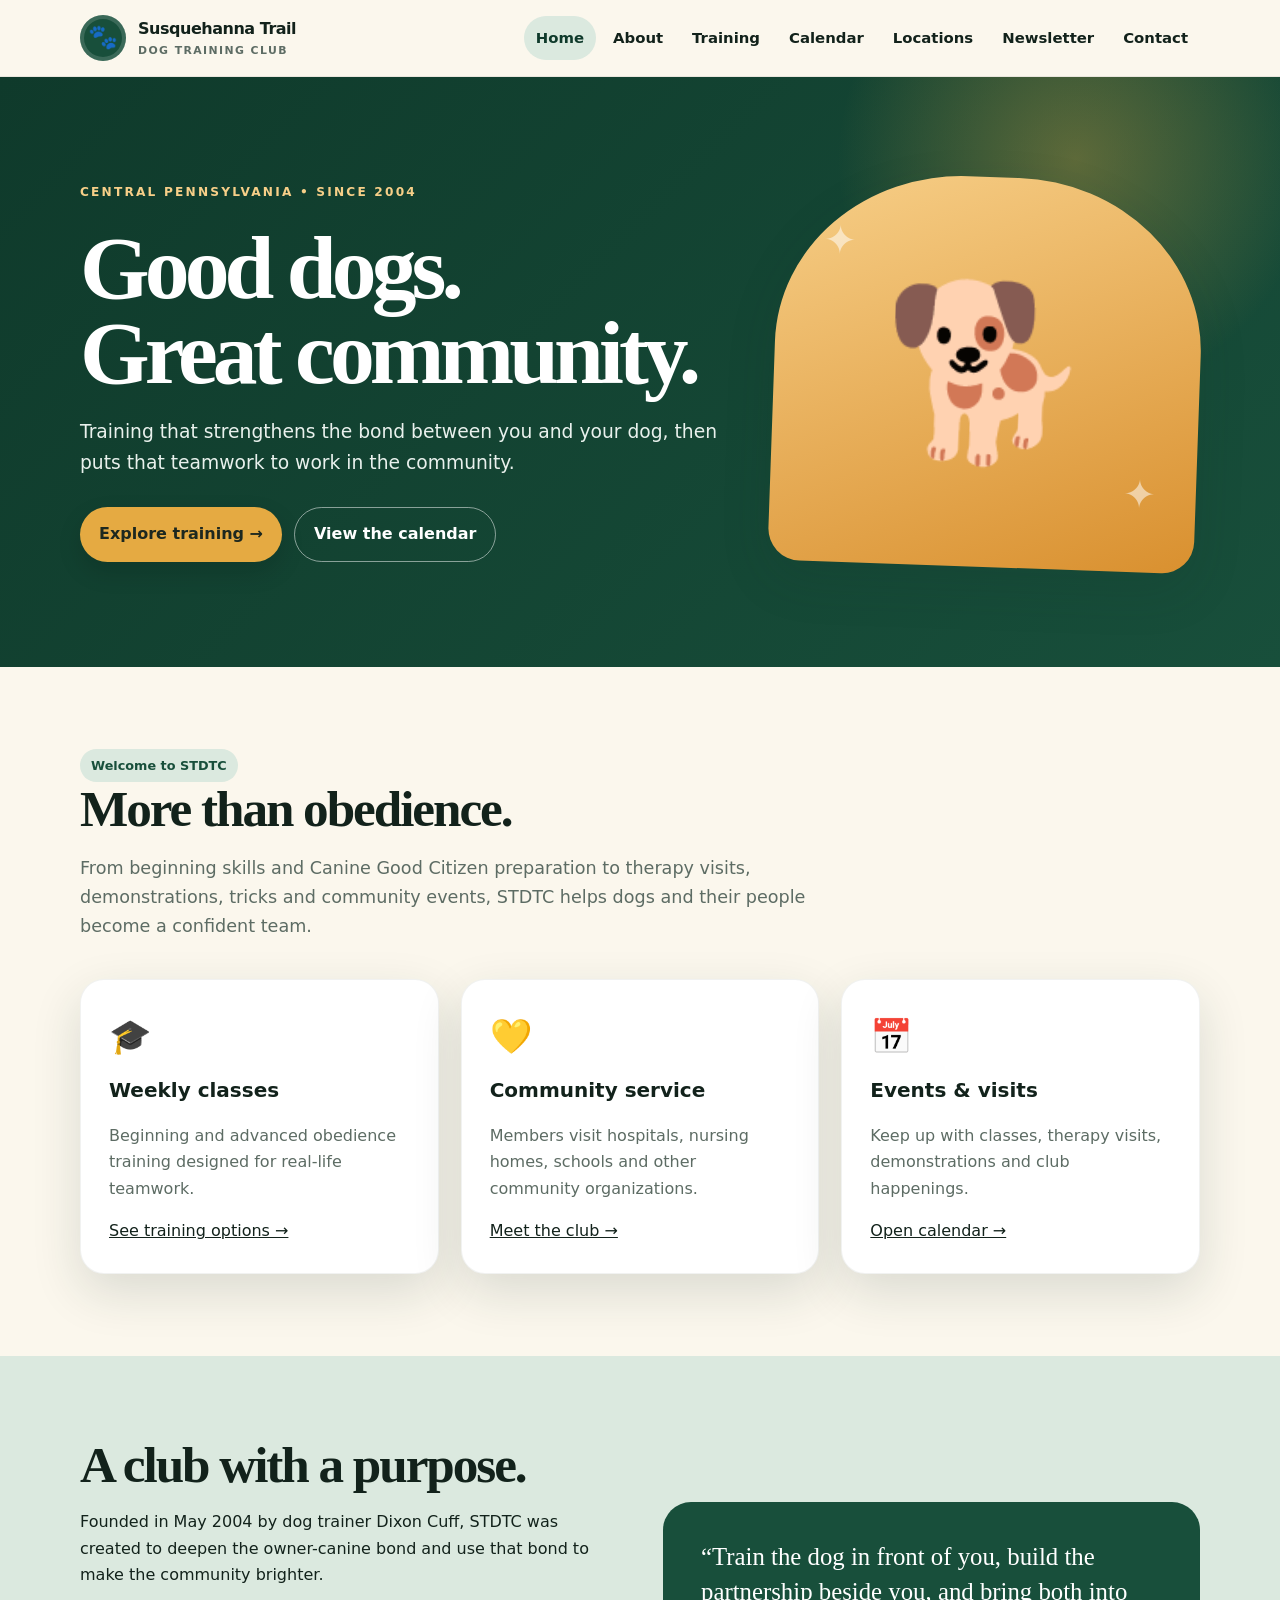
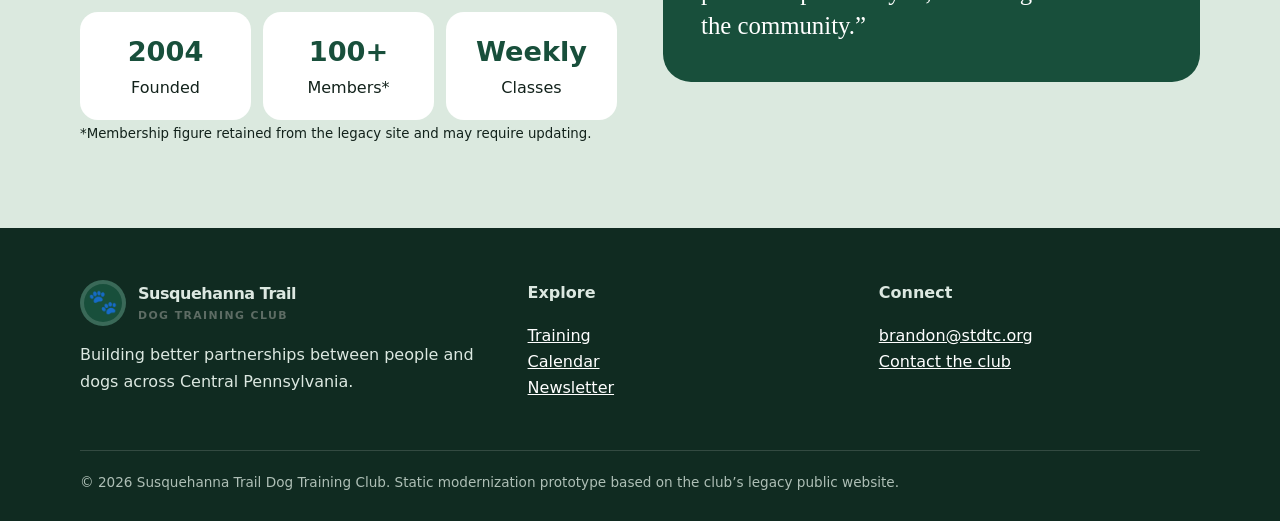
<file: index.html>
<!doctype html><html lang="en"><head><meta charset="utf-8"><meta name="viewport" content="width=device-width,initial-scale=1"><meta name="description" content="Susquehanna Trail Dog Training Club in Central Pennsylvania."><title>Home | STDTC</title><link rel="stylesheet" href="assets/style.css"></head><body><a class="skip" href="#main">Skip to content</a><header class="site-header"><div class="wrap nav"><a class="brand" href="index.html"><span class="mark">🐾</span><span>Susquehanna Trail<small>Dog Training Club</small></span></a><button class="menu" aria-label="Toggle menu" aria-expanded="false">☰</button><nav aria-label="Main navigation"><ul><li><a href="index.html" class="active">Home</a></li><li><a href="about.html" class="">About</a></li><li><a href="training.html" class="">Training</a></li><li><a href="calendar.html" class="">Calendar</a></li><li><a href="locations.html" class="">Locations</a></li><li><a href="newsletter.html" class="">Newsletter</a></li><li><a href="contact.html" class="">Contact</a></li></ul></nav></div></header><main id="main"><section class="hero"><div class="wrap hero-grid"><div><div class="eyebrow">Central Pennsylvania • Since 2004</div><h1>Good dogs.<br>Great community.</h1><p>Training that strengthens the bond between you and your dog, then puts that teamwork to work in the community.</p><div class="actions"><a class="btn" href="training.html">Explore training →</a><a class="btn alt" href="calendar.html">View the calendar</a></div></div><div class="dog-card" aria-label="Playful dog illustration">🐕</div></div></section><section class="section"><div class="wrap"><span class="kicker">Welcome to STDTC</span><h2>More than obedience.</h2><p class="lede">From beginning skills and Canine Good Citizen preparation to therapy visits, demonstrations, tricks and community events, STDTC helps dogs and their people become a confident team.</p><div class="grid3"><article class="card"><div class="icon">🎓</div><h3>Weekly classes</h3><p>Beginning and advanced obedience training designed for real-life teamwork.</p><a href="training.html">See training options →</a></article><article class="card"><div class="icon">💛</div><h3>Community service</h3><p>Members visit hospitals, nursing homes, schools and other community organizations.</p><a href="about.html">Meet the club →</a></article><article class="card"><div class="icon">📅</div><h3>Events & visits</h3><p>Keep up with classes, therapy visits, demonstrations and club happenings.</p><a href="calendar.html">Open calendar →</a></article></div></div></section><section class="section band"><div class="wrap split"><div><h2>A club with a purpose.</h2><p>Founded in May 2004 by dog trainer Dixon Cuff, STDTC was created to deepen the owner-canine bond and use that bond to make the community brighter.</p><div class="stats"><div class="stat"><b>2004</b>Founded</div><div class="stat"><b>100+</b>Members*</div><div class="stat"><b>Weekly</b>Classes</div></div><small>*Membership figure retained from the legacy site and may require updating.</small></div><div class="quote">“Train the dog in front of you, build the partnership beside you, and bring both into the community.”</div></div></section></main><footer class="footer"><div class="wrap"><div class="footer-grid"><div><div class="brand"><span class="mark">🐾</span><span>Susquehanna Trail<small>Dog Training Club</small></span></div><p>Building better partnerships between people and dogs across Central Pennsylvania.</p></div><div><strong>Explore</strong><p><a href="training.html">Training</a><br><a href="calendar.html">Calendar</a><br><a href="newsletter.html">Newsletter</a></p></div><div><strong>Connect</strong><p><a href="mailto:brandon@stdtc.org">brandon@stdtc.org</a><br><a href="contact.html">Contact the club</a></p></div></div><div class="fine">© <span data-year></span> Susquehanna Trail Dog Training Club. Static modernization prototype based on the club’s legacy public website.</div></div></footer><script src="assets/site.js"></script></body></html>
</file>
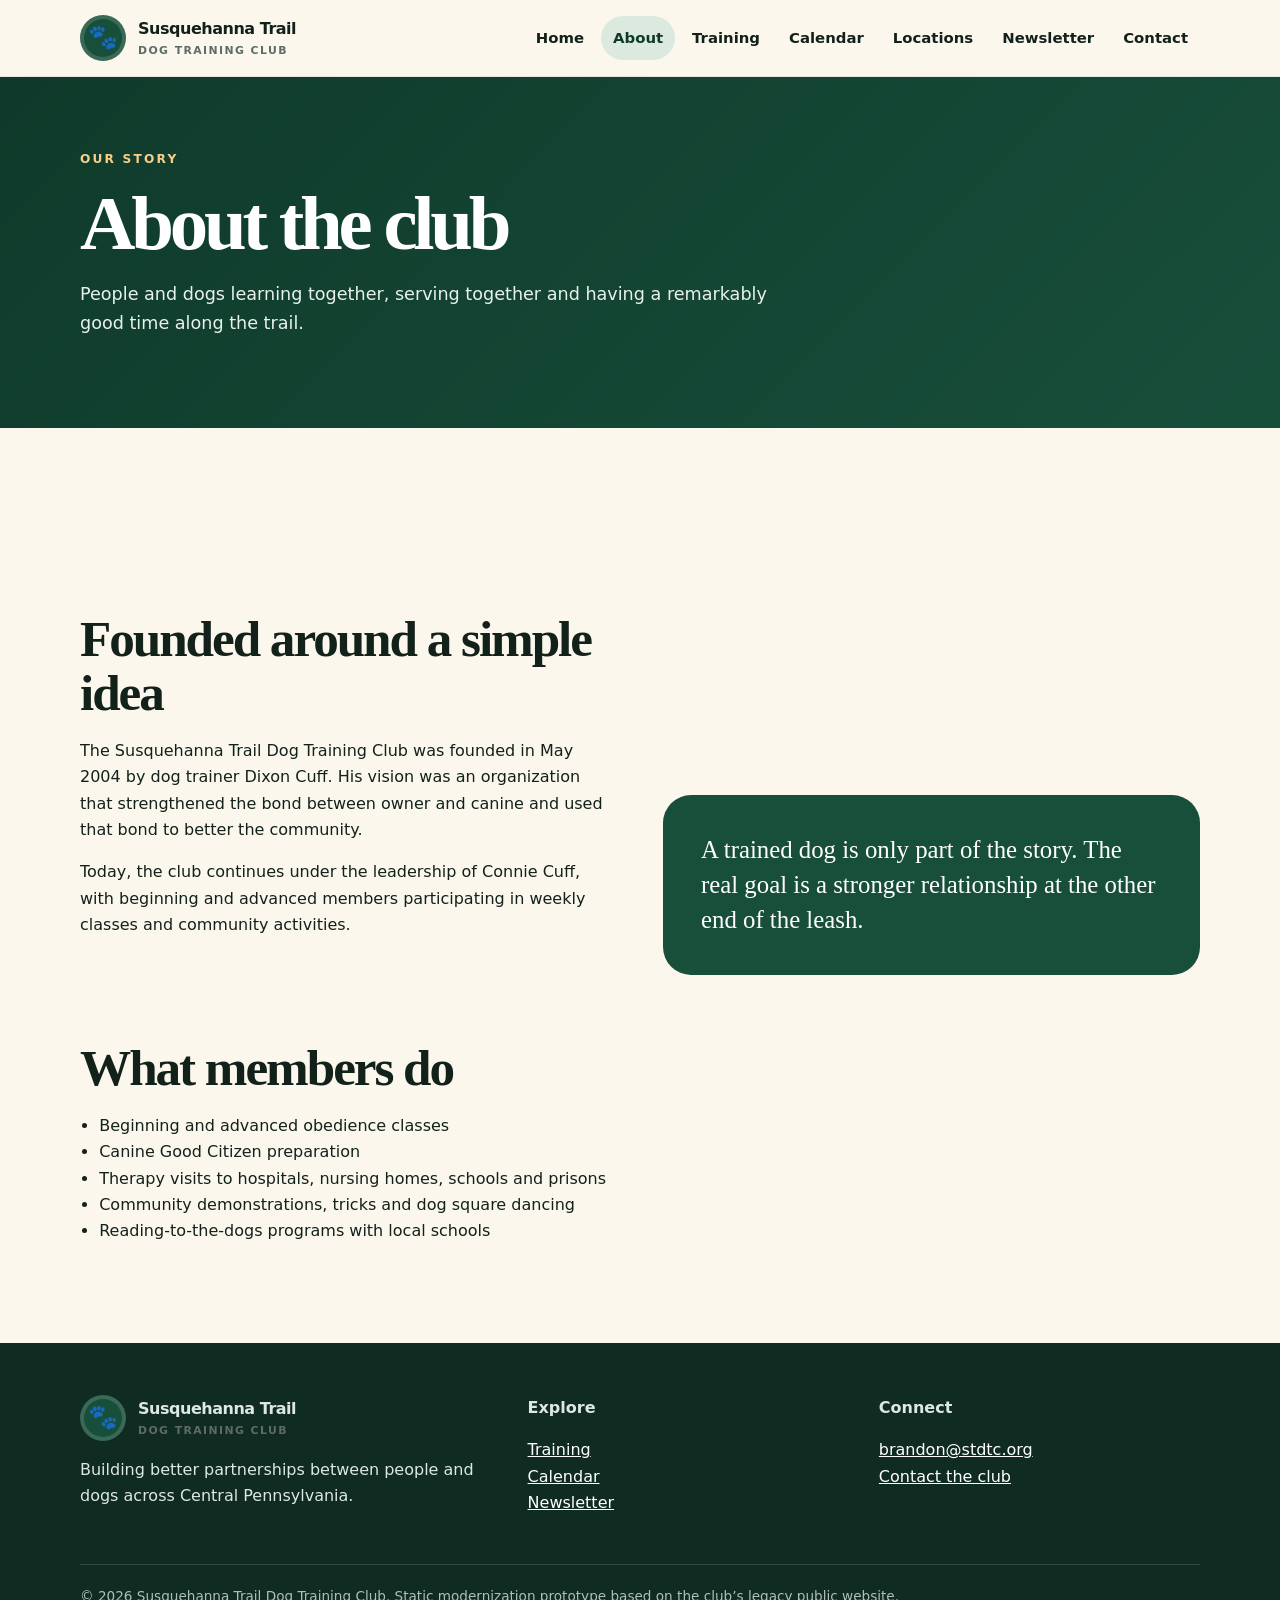
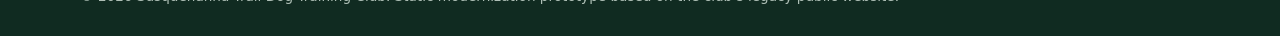
<file: about.html>
<!doctype html><html lang="en"><head><meta charset="utf-8"><meta name="viewport" content="width=device-width,initial-scale=1"><meta name="description" content="Susquehanna Trail Dog Training Club in Central Pennsylvania."><title>About | STDTC</title><link rel="stylesheet" href="assets/style.css"></head><body><a class="skip" href="#main">Skip to content</a><header class="site-header"><div class="wrap nav"><a class="brand" href="index.html"><span class="mark">🐾</span><span>Susquehanna Trail<small>Dog Training Club</small></span></a><button class="menu" aria-label="Toggle menu" aria-expanded="false">☰</button><nav aria-label="Main navigation"><ul><li><a href="index.html" class="">Home</a></li><li><a href="about.html" class="active">About</a></li><li><a href="training.html" class="">Training</a></li><li><a href="calendar.html" class="">Calendar</a></li><li><a href="locations.html" class="">Locations</a></li><li><a href="newsletter.html" class="">Newsletter</a></li><li><a href="contact.html" class="">Contact</a></li></ul></nav></div></header><main id="main"><section class="page-hero"><div class="wrap"><div class="eyebrow">Our story</div><h1>About the club</h1><p class="lede" style="color:#e9f1ed">People and dogs learning together, serving together and having a remarkably good time along the trail.</p></div></section><section class="section"><div class="wrap split"><div class="prose"><h2>Founded around a simple idea</h2><p>The Susquehanna Trail Dog Training Club was founded in May 2004 by dog trainer Dixon Cuff. His vision was an organization that strengthened the bond between owner and canine and used that bond to better the community.</p><p>Today, the club continues under the leadership of Connie Cuff, with beginning and advanced members participating in weekly classes and community activities.</p><h2>What members do</h2><ul class="list"><li>Beginning and advanced obedience classes</li><li>Canine Good Citizen preparation</li><li>Therapy visits to hospitals, nursing homes, schools and prisons</li><li>Community demonstrations, tricks and dog square dancing</li><li>Reading-to-the-dogs programs with local schools</li></ul></div><div class="quote">A trained dog is only part of the story. The real goal is a stronger relationship at the other end of the leash.</div></div></section></main><footer class="footer"><div class="wrap"><div class="footer-grid"><div><div class="brand"><span class="mark">🐾</span><span>Susquehanna Trail<small>Dog Training Club</small></span></div><p>Building better partnerships between people and dogs across Central Pennsylvania.</p></div><div><strong>Explore</strong><p><a href="training.html">Training</a><br><a href="calendar.html">Calendar</a><br><a href="newsletter.html">Newsletter</a></p></div><div><strong>Connect</strong><p><a href="mailto:brandon@stdtc.org">brandon@stdtc.org</a><br><a href="contact.html">Contact the club</a></p></div></div><div class="fine">© <span data-year></span> Susquehanna Trail Dog Training Club. Static modernization prototype based on the club’s legacy public website.</div></div></footer><script src="assets/site.js"></script></body></html>
</file>
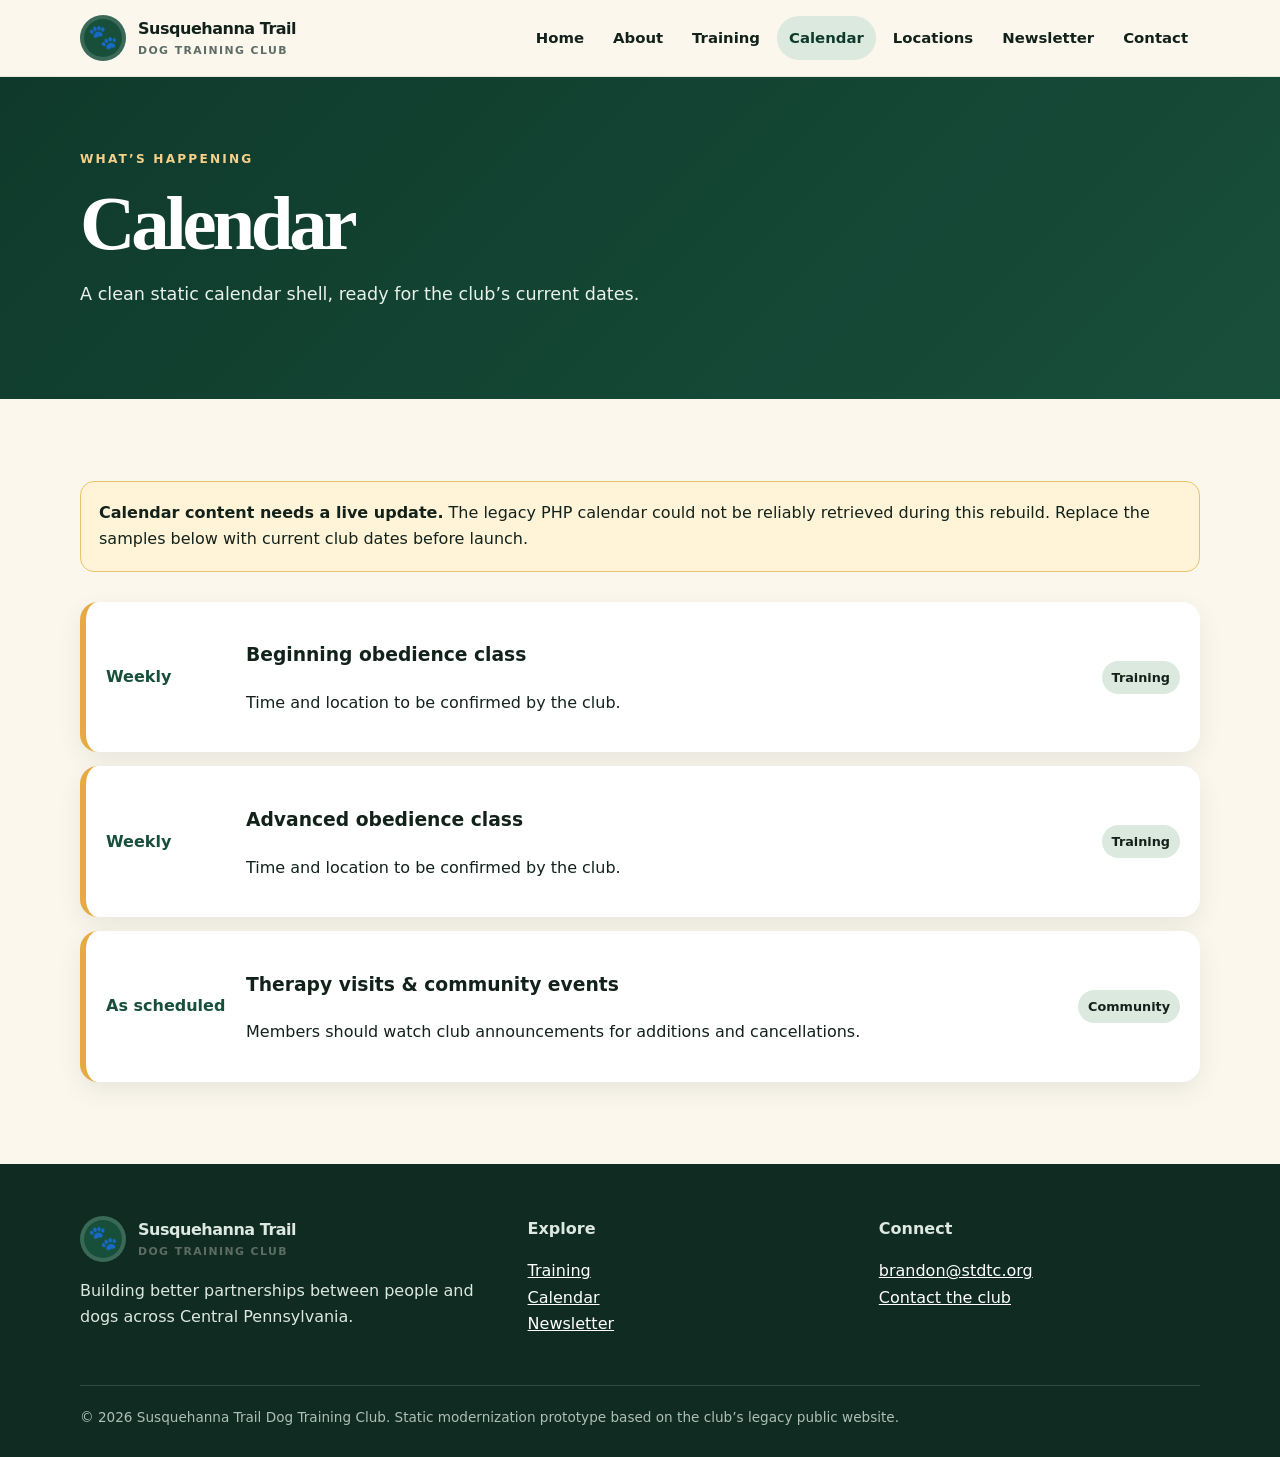
<file: calendar.html>
<!doctype html><html lang="en"><head><meta charset="utf-8"><meta name="viewport" content="width=device-width,initial-scale=1"><meta name="description" content="Susquehanna Trail Dog Training Club in Central Pennsylvania."><title>Calendar | STDTC</title><link rel="stylesheet" href="assets/style.css"></head><body><a class="skip" href="#main">Skip to content</a><header class="site-header"><div class="wrap nav"><a class="brand" href="index.html"><span class="mark">🐾</span><span>Susquehanna Trail<small>Dog Training Club</small></span></a><button class="menu" aria-label="Toggle menu" aria-expanded="false">☰</button><nav aria-label="Main navigation"><ul><li><a href="index.html" class="">Home</a></li><li><a href="about.html" class="">About</a></li><li><a href="training.html" class="">Training</a></li><li><a href="calendar.html" class="active">Calendar</a></li><li><a href="locations.html" class="">Locations</a></li><li><a href="newsletter.html" class="">Newsletter</a></li><li><a href="contact.html" class="">Contact</a></li></ul></nav></div></header><main id="main"><section class="page-hero"><div class="wrap"><div class="eyebrow">What’s happening</div><h1>Calendar</h1><p class="lede" style="color:#e9f1ed">A clean static calendar shell, ready for the club’s current dates.</p></div></section><section class="section"><div class="wrap"><div class="notice"><strong>Calendar content needs a live update.</strong> The legacy PHP calendar could not be reliably retrieved during this rebuild. Replace the samples below with current club dates before launch.</div><div class="schedule"><article class="event"><time>Weekly</time><div><h3>Beginning obedience class</h3><p>Time and location to be confirmed by the club.</p></div><span class="pill">Training</span></article><article class="event"><time>Weekly</time><div><h3>Advanced obedience class</h3><p>Time and location to be confirmed by the club.</p></div><span class="pill">Training</span></article><article class="event"><time>As scheduled</time><div><h3>Therapy visits & community events</h3><p>Members should watch club announcements for additions and cancellations.</p></div><span class="pill">Community</span></article></div></div></section></main><footer class="footer"><div class="wrap"><div class="footer-grid"><div><div class="brand"><span class="mark">🐾</span><span>Susquehanna Trail<small>Dog Training Club</small></span></div><p>Building better partnerships between people and dogs across Central Pennsylvania.</p></div><div><strong>Explore</strong><p><a href="training.html">Training</a><br><a href="calendar.html">Calendar</a><br><a href="newsletter.html">Newsletter</a></p></div><div><strong>Connect</strong><p><a href="mailto:brandon@stdtc.org">brandon@stdtc.org</a><br><a href="contact.html">Contact the club</a></p></div></div><div class="fine">© <span data-year></span> Susquehanna Trail Dog Training Club. Static modernization prototype based on the club’s legacy public website.</div></div></footer><script src="assets/site.js"></script></body></html>
</file>
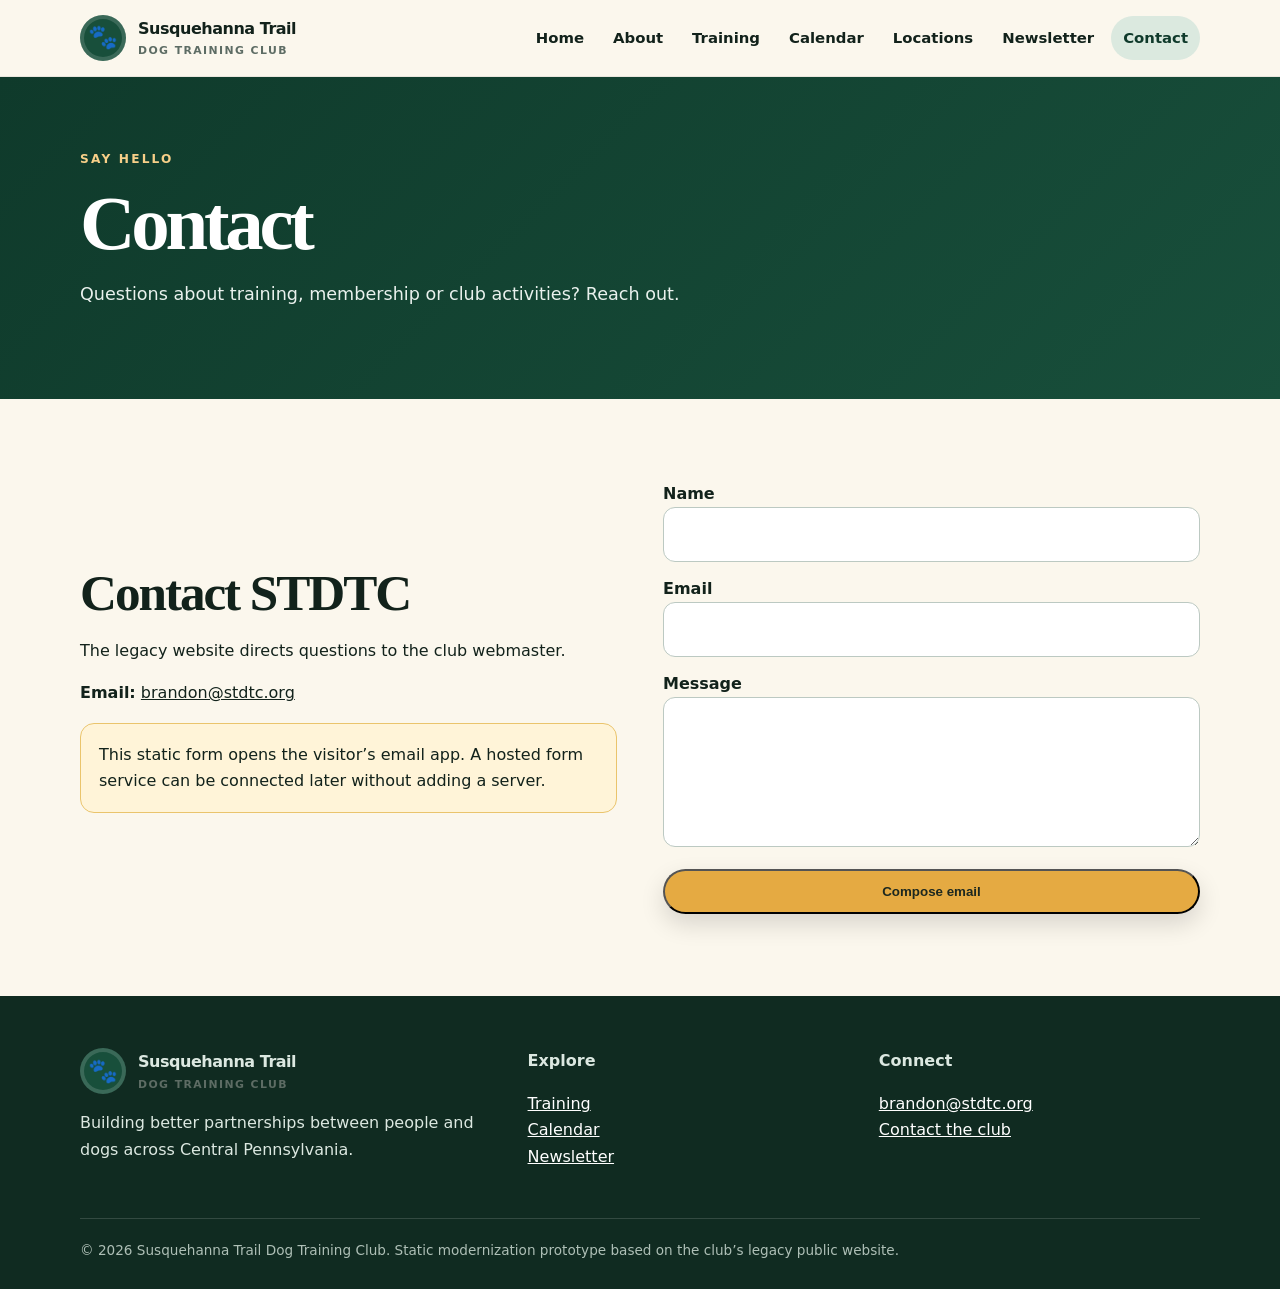
<file: contact.html>
<!doctype html><html lang="en"><head><meta charset="utf-8"><meta name="viewport" content="width=device-width,initial-scale=1"><meta name="description" content="Susquehanna Trail Dog Training Club in Central Pennsylvania."><title>Contact | STDTC</title><link rel="stylesheet" href="assets/style.css"></head><body><a class="skip" href="#main">Skip to content</a><header class="site-header"><div class="wrap nav"><a class="brand" href="index.html"><span class="mark">🐾</span><span>Susquehanna Trail<small>Dog Training Club</small></span></a><button class="menu" aria-label="Toggle menu" aria-expanded="false">☰</button><nav aria-label="Main navigation"><ul><li><a href="index.html" class="">Home</a></li><li><a href="about.html" class="">About</a></li><li><a href="training.html" class="">Training</a></li><li><a href="calendar.html" class="">Calendar</a></li><li><a href="locations.html" class="">Locations</a></li><li><a href="newsletter.html" class="">Newsletter</a></li><li><a href="contact.html" class="active">Contact</a></li></ul></nav></div></header><main id="main"><section class="page-hero"><div class="wrap"><div class="eyebrow">Say hello</div><h1>Contact</h1><p class="lede" style="color:#e9f1ed">Questions about training, membership or club activities? Reach out.</p></div></section><section class="section"><div class="wrap split"><div><h2>Contact STDTC</h2><p>The legacy website directs questions to the club webmaster.</p><p><strong>Email:</strong> <a href="mailto:brandon@stdtc.org">brandon@stdtc.org</a></p><p class="notice">This static form opens the visitor’s email app. A hosted form service can be connected later without adding a server.</p></div><form class="form" action="mailto:brandon@stdtc.org" method="post" enctype="text/plain"><label>Name<input name="name" required></label><label>Email<input type="email" name="email" required></label><label>Message<textarea name="message" required></textarea></label><button class="btn" type="submit">Compose email</button></form></div></section></main><footer class="footer"><div class="wrap"><div class="footer-grid"><div><div class="brand"><span class="mark">🐾</span><span>Susquehanna Trail<small>Dog Training Club</small></span></div><p>Building better partnerships between people and dogs across Central Pennsylvania.</p></div><div><strong>Explore</strong><p><a href="training.html">Training</a><br><a href="calendar.html">Calendar</a><br><a href="newsletter.html">Newsletter</a></p></div><div><strong>Connect</strong><p><a href="mailto:brandon@stdtc.org">brandon@stdtc.org</a><br><a href="contact.html">Contact the club</a></p></div></div><div class="fine">© <span data-year></span> Susquehanna Trail Dog Training Club. Static modernization prototype based on the club’s legacy public website.</div></div></footer><script src="assets/site.js"></script></body></html>
</file>
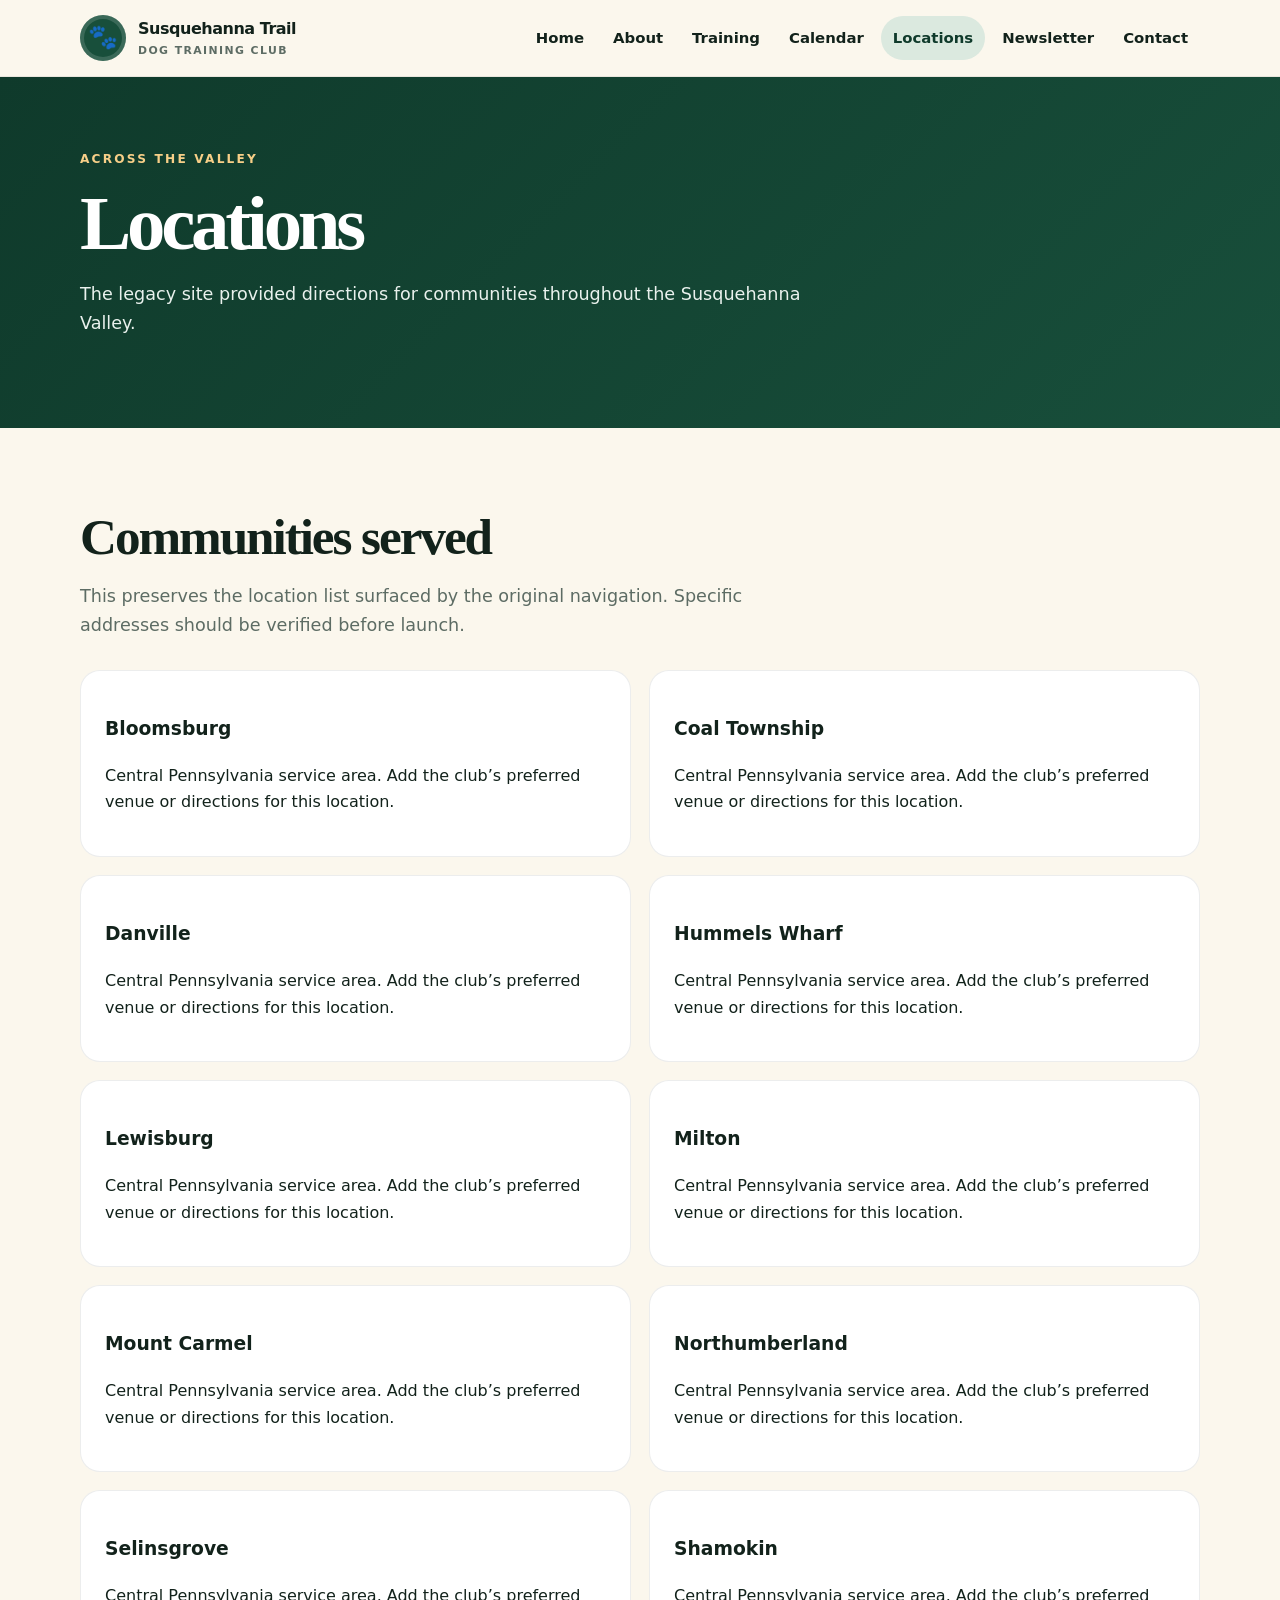
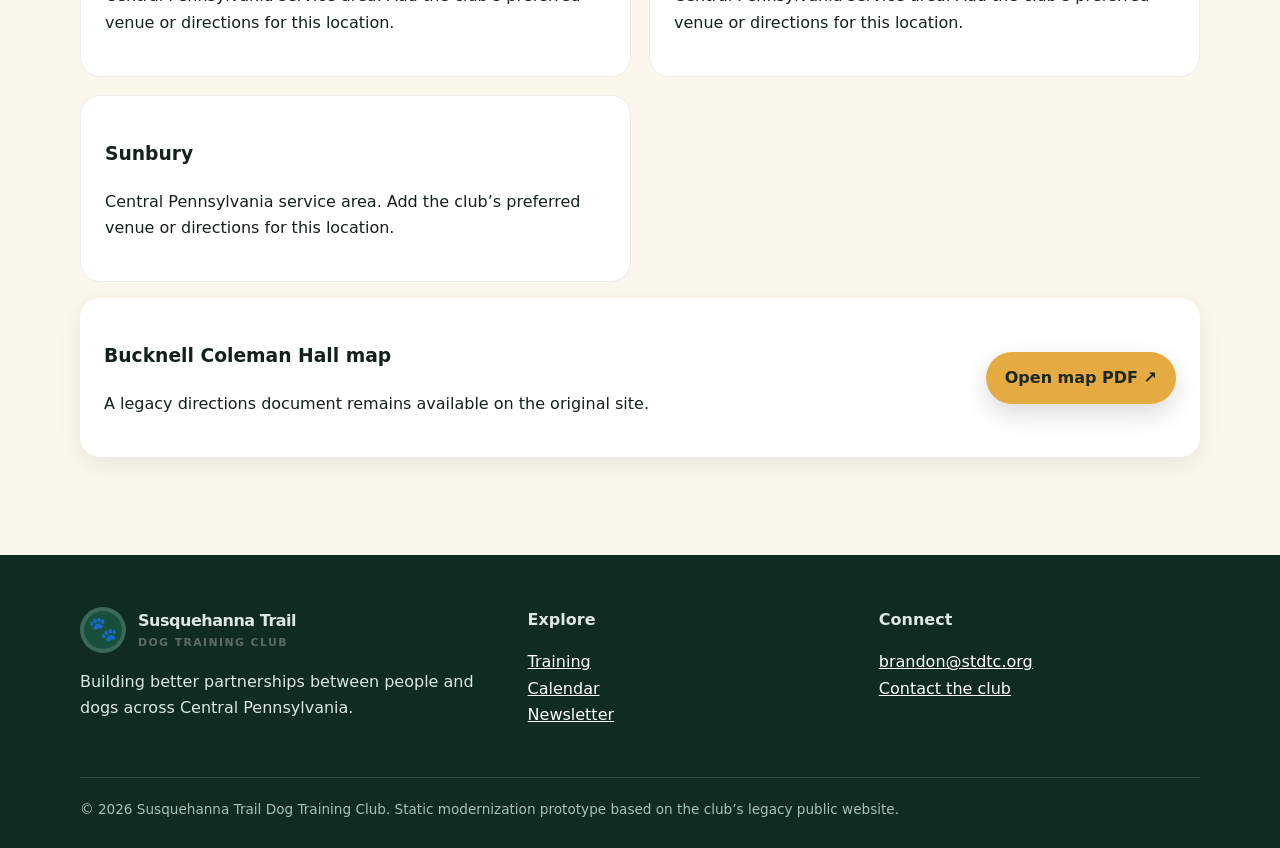
<file: locations.html>
<!doctype html><html lang="en"><head><meta charset="utf-8"><meta name="viewport" content="width=device-width,initial-scale=1"><meta name="description" content="Susquehanna Trail Dog Training Club in Central Pennsylvania."><title>Locations | STDTC</title><link rel="stylesheet" href="assets/style.css"></head><body><a class="skip" href="#main">Skip to content</a><header class="site-header"><div class="wrap nav"><a class="brand" href="index.html"><span class="mark">🐾</span><span>Susquehanna Trail<small>Dog Training Club</small></span></a><button class="menu" aria-label="Toggle menu" aria-expanded="false">☰</button><nav aria-label="Main navigation"><ul><li><a href="index.html" class="">Home</a></li><li><a href="about.html" class="">About</a></li><li><a href="training.html" class="">Training</a></li><li><a href="calendar.html" class="">Calendar</a></li><li><a href="locations.html" class="active">Locations</a></li><li><a href="newsletter.html" class="">Newsletter</a></li><li><a href="contact.html" class="">Contact</a></li></ul></nav></div></header><main id="main"><section class="page-hero"><div class="wrap"><div class="eyebrow">Across the valley</div><h1>Locations</h1><p class="lede" style="color:#e9f1ed">The legacy site provided directions for communities throughout the Susquehanna Valley.</p></div></section><section class="section"><div class="wrap"><h2>Communities served</h2><p class="lede">This preserves the location list surfaced by the original navigation. Specific addresses should be verified before launch.</p><div class="locations"><article class="location"><h3>Bloomsburg</h3><p>Central Pennsylvania service area. Add the club’s preferred venue or directions for this location.</p></article><article class="location"><h3>Coal Township</h3><p>Central Pennsylvania service area. Add the club’s preferred venue or directions for this location.</p></article><article class="location"><h3>Danville</h3><p>Central Pennsylvania service area. Add the club’s preferred venue or directions for this location.</p></article><article class="location"><h3>Hummels Wharf</h3><p>Central Pennsylvania service area. Add the club’s preferred venue or directions for this location.</p></article><article class="location"><h3>Lewisburg</h3><p>Central Pennsylvania service area. Add the club’s preferred venue or directions for this location.</p></article><article class="location"><h3>Milton</h3><p>Central Pennsylvania service area. Add the club’s preferred venue or directions for this location.</p></article><article class="location"><h3>Mount Carmel</h3><p>Central Pennsylvania service area. Add the club’s preferred venue or directions for this location.</p></article><article class="location"><h3>Northumberland</h3><p>Central Pennsylvania service area. Add the club’s preferred venue or directions for this location.</p></article><article class="location"><h3>Selinsgrove</h3><p>Central Pennsylvania service area. Add the club’s preferred venue or directions for this location.</p></article><article class="location"><h3>Shamokin</h3><p>Central Pennsylvania service area. Add the club’s preferred venue or directions for this location.</p></article><article class="location"><h3>Sunbury</h3><p>Central Pennsylvania service area. Add the club’s preferred venue or directions for this location.</p></article></div><div class="download"><div><h3>Bucknell Coleman Hall map</h3><p>A legacy directions document remains available on the original site.</p></div><a class="btn" href="https://stdtc.org/stdtc/directions/maps/bucknell_coleman_hall.pdf">Open map PDF ↗</a></div></div></section></main><footer class="footer"><div class="wrap"><div class="footer-grid"><div><div class="brand"><span class="mark">🐾</span><span>Susquehanna Trail<small>Dog Training Club</small></span></div><p>Building better partnerships between people and dogs across Central Pennsylvania.</p></div><div><strong>Explore</strong><p><a href="training.html">Training</a><br><a href="calendar.html">Calendar</a><br><a href="newsletter.html">Newsletter</a></p></div><div><strong>Connect</strong><p><a href="mailto:brandon@stdtc.org">brandon@stdtc.org</a><br><a href="contact.html">Contact the club</a></p></div></div><div class="fine">© <span data-year></span> Susquehanna Trail Dog Training Club. Static modernization prototype based on the club’s legacy public website.</div></div></footer><script src="assets/site.js"></script></body></html>
</file>
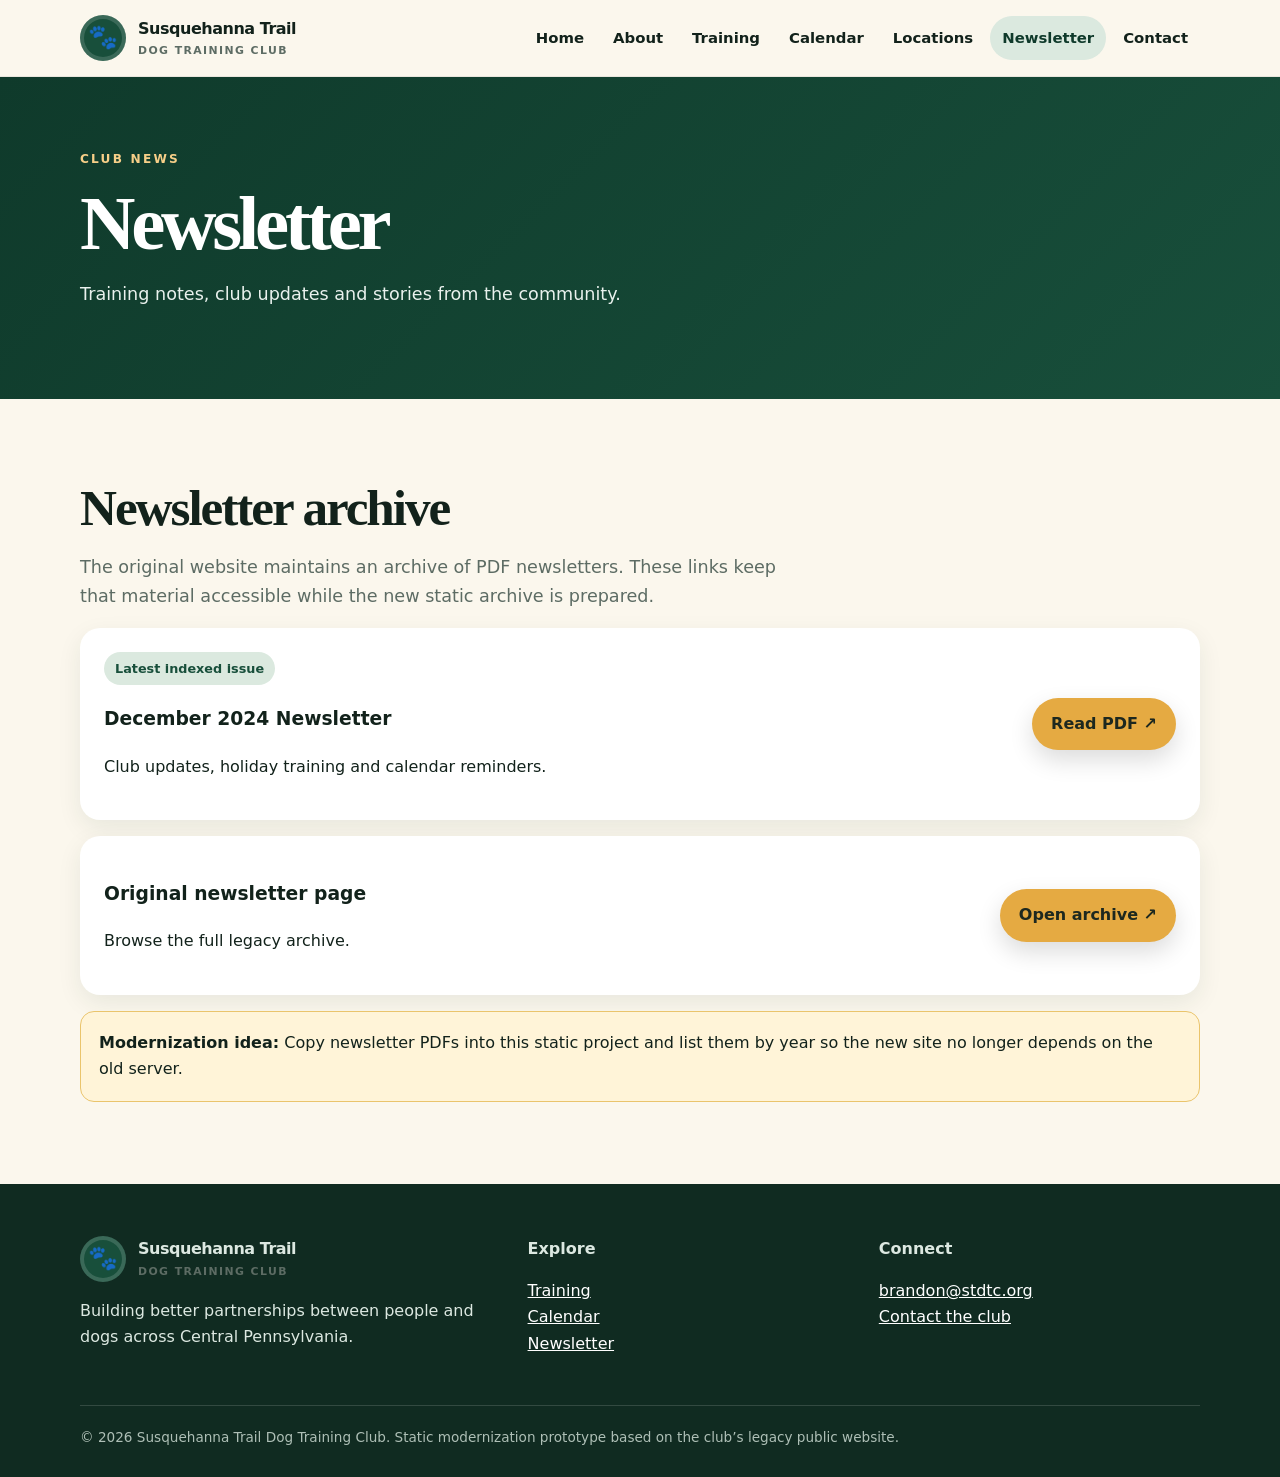
<file: newsletter.html>
<!doctype html><html lang="en"><head><meta charset="utf-8"><meta name="viewport" content="width=device-width,initial-scale=1"><meta name="description" content="Susquehanna Trail Dog Training Club in Central Pennsylvania."><title>Newsletter | STDTC</title><link rel="stylesheet" href="assets/style.css"></head><body><a class="skip" href="#main">Skip to content</a><header class="site-header"><div class="wrap nav"><a class="brand" href="index.html"><span class="mark">🐾</span><span>Susquehanna Trail<small>Dog Training Club</small></span></a><button class="menu" aria-label="Toggle menu" aria-expanded="false">☰</button><nav aria-label="Main navigation"><ul><li><a href="index.html" class="">Home</a></li><li><a href="about.html" class="">About</a></li><li><a href="training.html" class="">Training</a></li><li><a href="calendar.html" class="">Calendar</a></li><li><a href="locations.html" class="">Locations</a></li><li><a href="newsletter.html" class="active">Newsletter</a></li><li><a href="contact.html" class="">Contact</a></li></ul></nav></div></header><main id="main"><section class="page-hero"><div class="wrap"><div class="eyebrow">Club news</div><h1>Newsletter</h1><p class="lede" style="color:#e9f1ed">Training notes, club updates and stories from the community.</p></div></section><section class="section"><div class="wrap"><h2>Newsletter archive</h2><p class="lede">The original website maintains an archive of PDF newsletters. These links keep that material accessible while the new static archive is prepared.</p><div class="download"><div><span class="kicker">Latest indexed issue</span><h3>December 2024 Newsletter</h3><p>Club updates, holiday training and calendar reminders.</p></div><a class="btn" href="https://stdtc.org/stdtc/newsletter/newsletterarchive/STDTC%20December%202024%20Online%20Edition.pdf">Read PDF ↗</a></div><div class="download"><div><h3>Original newsletter page</h3><p>Browse the full legacy archive.</p></div><a class="btn" href="https://stdtc.org/stdtc/newsletter/newsletter.php">Open archive ↗</a></div><div class="notice"><strong>Modernization idea:</strong> Copy newsletter PDFs into this static project and list them by year so the new site no longer depends on the old server.</div></div></section></main><footer class="footer"><div class="wrap"><div class="footer-grid"><div><div class="brand"><span class="mark">🐾</span><span>Susquehanna Trail<small>Dog Training Club</small></span></div><p>Building better partnerships between people and dogs across Central Pennsylvania.</p></div><div><strong>Explore</strong><p><a href="training.html">Training</a><br><a href="calendar.html">Calendar</a><br><a href="newsletter.html">Newsletter</a></p></div><div><strong>Connect</strong><p><a href="mailto:brandon@stdtc.org">brandon@stdtc.org</a><br><a href="contact.html">Contact the club</a></p></div></div><div class="fine">© <span data-year></span> Susquehanna Trail Dog Training Club. Static modernization prototype based on the club’s legacy public website.</div></div></footer><script src="assets/site.js"></script></body></html>
</file>
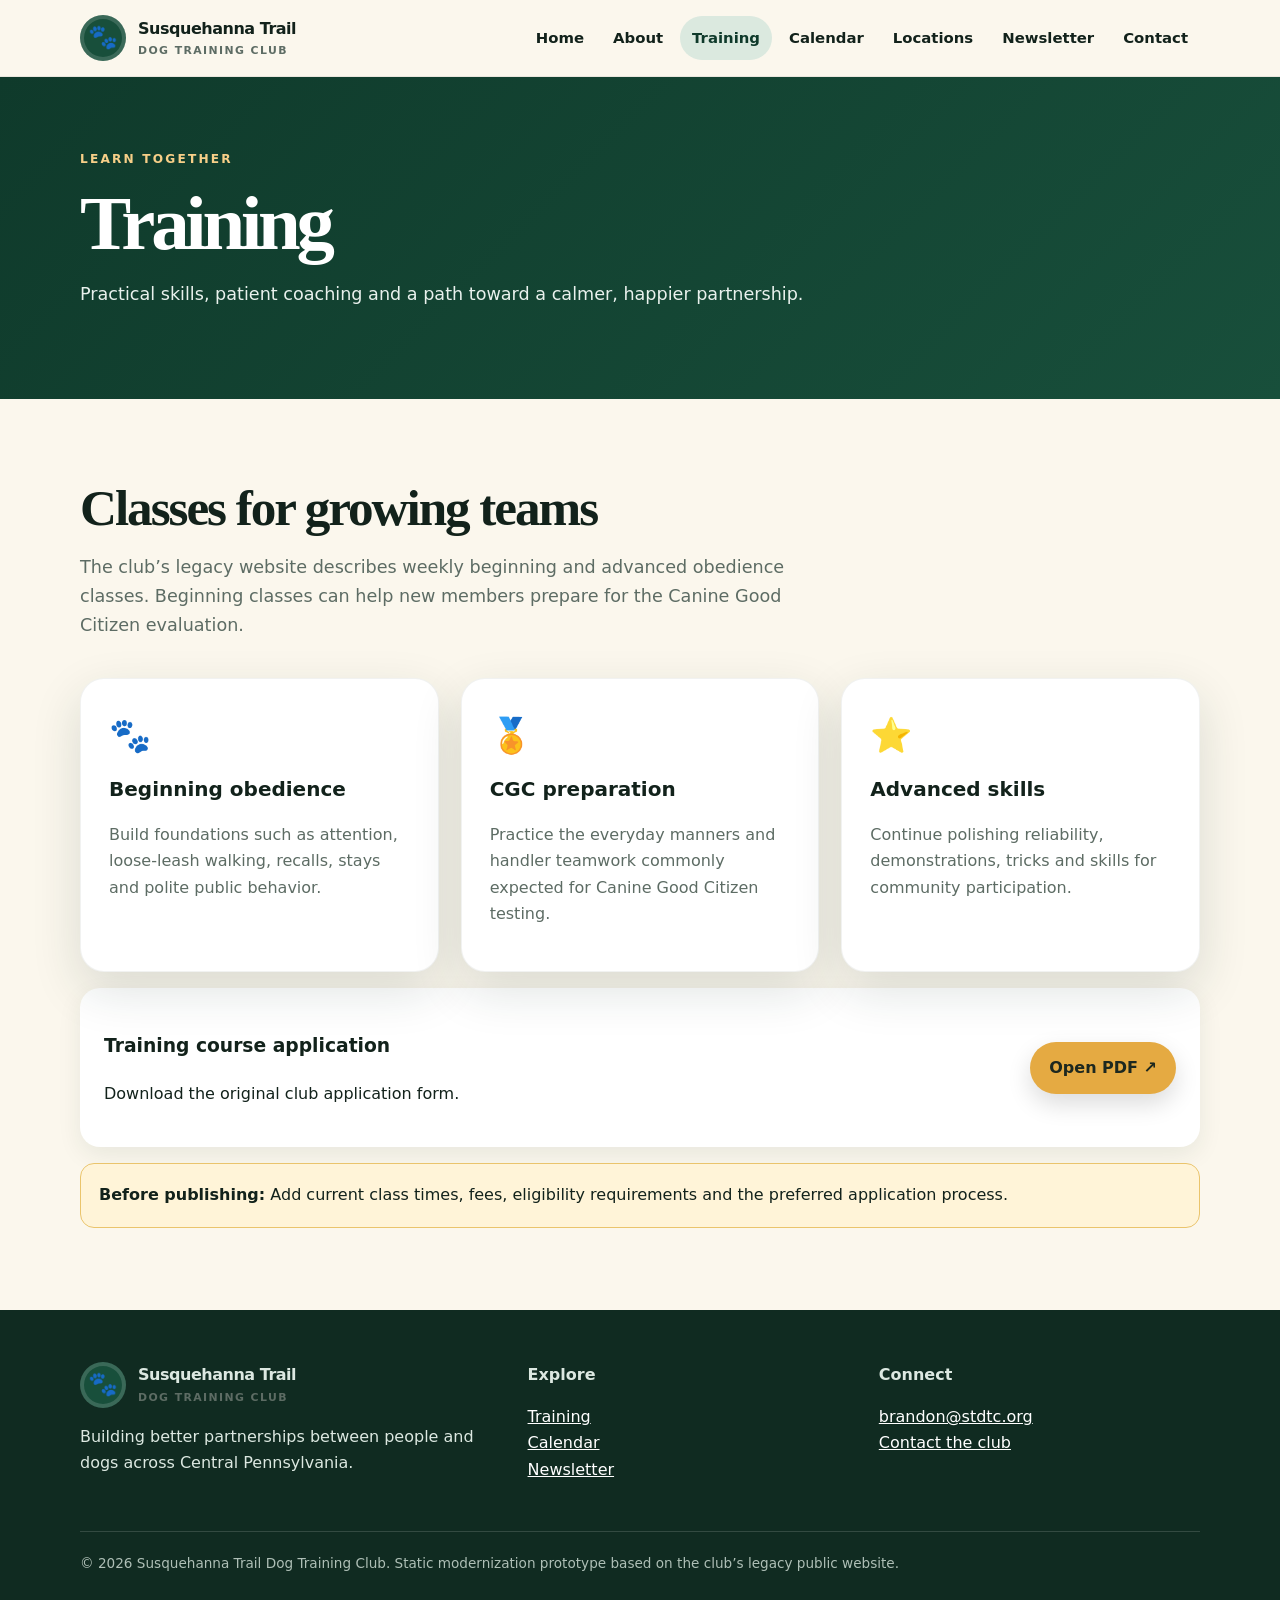
<file: training.html>
<!doctype html><html lang="en"><head><meta charset="utf-8"><meta name="viewport" content="width=device-width,initial-scale=1"><meta name="description" content="Susquehanna Trail Dog Training Club in Central Pennsylvania."><title>Training | STDTC</title><link rel="stylesheet" href="assets/style.css"></head><body><a class="skip" href="#main">Skip to content</a><header class="site-header"><div class="wrap nav"><a class="brand" href="index.html"><span class="mark">🐾</span><span>Susquehanna Trail<small>Dog Training Club</small></span></a><button class="menu" aria-label="Toggle menu" aria-expanded="false">☰</button><nav aria-label="Main navigation"><ul><li><a href="index.html" class="">Home</a></li><li><a href="about.html" class="">About</a></li><li><a href="training.html" class="active">Training</a></li><li><a href="calendar.html" class="">Calendar</a></li><li><a href="locations.html" class="">Locations</a></li><li><a href="newsletter.html" class="">Newsletter</a></li><li><a href="contact.html" class="">Contact</a></li></ul></nav></div></header><main id="main"><section class="page-hero"><div class="wrap"><div class="eyebrow">Learn together</div><h1>Training</h1><p class="lede" style="color:#e9f1ed">Practical skills, patient coaching and a path toward a calmer, happier partnership.</p></div></section><section class="section"><div class="wrap"><h2>Classes for growing teams</h2><p class="lede">The club’s legacy website describes weekly beginning and advanced obedience classes. Beginning classes can help new members prepare for the Canine Good Citizen evaluation.</p><div class="grid3"><article class="card"><div class="icon">🐾</div><h3>Beginning obedience</h3><p>Build foundations such as attention, loose-leash walking, recalls, stays and polite public behavior.</p></article><article class="card"><div class="icon">🏅</div><h3>CGC preparation</h3><p>Practice the everyday manners and handler teamwork commonly expected for Canine Good Citizen testing.</p></article><article class="card"><div class="icon">⭐</div><h3>Advanced skills</h3><p>Continue polishing reliability, demonstrations, tricks and skills for community participation.</p></article></div><div class="download"><div><h3>Training course application</h3><p>Download the original club application form.</p></div><a class="btn" href="https://stdtc.org/stdtc/aboutus/STDTCApplicationForTraining.pdf">Open PDF ↗</a></div><div class="notice"><strong>Before publishing:</strong> Add current class times, fees, eligibility requirements and the preferred application process.</div></div></section></main><footer class="footer"><div class="wrap"><div class="footer-grid"><div><div class="brand"><span class="mark">🐾</span><span>Susquehanna Trail<small>Dog Training Club</small></span></div><p>Building better partnerships between people and dogs across Central Pennsylvania.</p></div><div><strong>Explore</strong><p><a href="training.html">Training</a><br><a href="calendar.html">Calendar</a><br><a href="newsletter.html">Newsletter</a></p></div><div><strong>Connect</strong><p><a href="mailto:brandon@stdtc.org">brandon@stdtc.org</a><br><a href="contact.html">Contact the club</a></p></div></div><div class="fine">© <span data-year></span> Susquehanna Trail Dog Training Club. Static modernization prototype based on the club’s legacy public website.</div></div></footer><script src="assets/site.js"></script></body></html>
</file>
<file: assets/style.css>
:root{--ink:#12221b;--forest:#184f3b;--forest2:#0f3a2b;--cream:#fbf7ed;--gold:#e5aa42;--sage:#dbe9df;--white:#fff;--muted:#5d6c64;--shadow:0 18px 50px rgba(19,51,40,.14)}*{box-sizing:border-box}html{scroll-behavior:smooth}body{margin:0;font-family:Inter,ui-sans-serif,system-ui,-apple-system,BlinkMacSystemFont,"Segoe UI",sans-serif;color:var(--ink);background:var(--cream);line-height:1.65}a{color:inherit}img{max-width:100%}.wrap{width:min(1120px,calc(100% - 36px));margin:auto}.skip{position:absolute;left:-999px}.skip:focus{left:12px;top:12px;background:#fff;padding:10px;z-index:99}.site-header{position:sticky;top:0;z-index:20;background:rgba(251,247,237,.93);backdrop-filter:blur(12px);border-bottom:1px solid rgba(18,34,27,.08)}.nav{min-height:76px;display:flex;align-items:center;justify-content:space-between;gap:20px}.brand{display:flex;align-items:center;gap:12px;text-decoration:none;font-weight:900;letter-spacing:-.03em}.mark{width:46px;height:46px;border-radius:50%;display:grid;place-items:center;background:var(--forest);color:#fff;font-size:24px;box-shadow:inset 0 0 0 4px rgba(255,255,255,.15)}.brand small{display:block;font-size:.68rem;letter-spacing:.13em;text-transform:uppercase;color:var(--muted)}nav ul{display:flex;gap:5px;list-style:none;padding:0;margin:0}nav a{display:block;padding:10px 12px;text-decoration:none;font-weight:750;font-size:.93rem;border-radius:999px}nav a:hover,nav a.active{background:var(--sage);color:var(--forest2)}.menu{display:none;border:0;background:var(--sage);font-size:24px;border-radius:10px;padding:6px 10px}.hero{overflow:hidden;background:radial-gradient(circle at 84% 14%,rgba(229,170,66,.35),transparent 20%),linear-gradient(135deg,var(--forest2),var(--forest));color:#fff}.hero-grid{min-height:590px;display:grid;grid-template-columns:1.2fr .8fr;align-items:center;gap:54px;padding:72px 0}.eyebrow{text-transform:uppercase;letter-spacing:.18em;font-size:.76rem;font-weight:900;color:#f7cf88}.hero h1,.page-hero h1{font-family:Georgia,serif;font-size:clamp(3rem,7vw,5.8rem);line-height:.95;letter-spacing:-.055em;margin:.25em 0}.hero p{font-size:1.17rem;max-width:650px;color:#e9f1ed}.actions{display:flex;flex-wrap:wrap;gap:12px;margin-top:28px}.btn{display:inline-flex;align-items:center;justify-content:center;gap:8px;text-decoration:none;font-weight:850;padding:13px 19px;border-radius:999px;background:var(--gold);color:#1d281f;box-shadow:0 10px 25px rgba(0,0,0,.14)}.btn.alt{background:transparent;color:#fff;border:1px solid rgba(255,255,255,.5);box-shadow:none}.dog-card{position:relative;min-height:390px;border-radius:44% 44% 32px 32px;background:linear-gradient(160deg,#f7cf88,#d9902f);box-shadow:var(--shadow);display:grid;place-items:center;font-size:170px;transform:rotate(2deg)}.dog-card:before,.dog-card:after{content:'✦';position:absolute;color:#fff8;font-size:40px}.dog-card:before{top:35px;left:45px}.dog-card:after{right:40px;bottom:45px}.section{padding:82px 0}.section h2{font-family:Georgia,serif;font-size:clamp(2.1rem,4vw,3.5rem);line-height:1.05;letter-spacing:-.04em;margin:0 0 18px}.lede{max-width:730px;font-size:1.1rem;color:var(--muted)}.grid3{display:grid;grid-template-columns:repeat(3,1fr);gap:22px;margin-top:38px}.card{background:#fff;border-radius:24px;padding:28px;box-shadow:var(--shadow);border:1px solid rgba(18,34,27,.06)}.card .icon{font-size:34px}.card h3{margin:10px 0 8px;font-size:1.25rem}.card p{color:var(--muted)}.band{background:var(--sage)}.split{display:grid;grid-template-columns:1fr 1fr;gap:46px;align-items:center}.quote{background:var(--forest);color:#fff;border-radius:28px;padding:38px;font-family:Georgia,serif;font-size:1.55rem;line-height:1.4}.stats{display:grid;grid-template-columns:repeat(3,1fr);gap:12px;margin-top:24px}.stat{background:#fff;padding:18px;border-radius:18px;text-align:center}.stat b{font-size:1.7rem;display:block;color:var(--forest)}.page-hero{background:linear-gradient(135deg,var(--forest2),var(--forest));color:#fff;padding:72px 0}.page-hero h1{font-size:clamp(3rem,6vw,5rem)}.prose{max-width:820px}.prose h2{margin-top:2em}.list{padding-left:1.2em}.schedule{display:grid;gap:14px;margin-top:30px}.event{display:grid;grid-template-columns:120px 1fr auto;gap:20px;align-items:center;background:#fff;border-radius:18px;padding:20px;border-left:6px solid var(--gold);box-shadow:0 9px 25px rgba(19,51,40,.08)}.event time{font-weight:900;color:var(--forest)}.pill{background:var(--sage);padding:6px 10px;border-radius:999px;font-size:.8rem;font-weight:800}.locations{display:grid;grid-template-columns:repeat(2,1fr);gap:18px;margin-top:30px}.location{background:#fff;border-radius:20px;padding:24px;border:1px solid rgba(18,34,27,.08)}.notice{background:#fff4d8;border:1px solid #eac46c;padding:18px;border-radius:14px}.footer{background:#102b21;color:#dce8e1;padding:52px 0 28px}.footer-grid{display:grid;grid-template-columns:1.3fr 1fr 1fr;gap:30px}.footer a{color:#fff}.fine{border-top:1px solid #ffffff25;margin-top:32px;padding-top:20px;font-size:.85rem;color:#aebfb6}.form{display:grid;gap:14px;max-width:680px}.form label{font-weight:800}.form input,.form textarea{width:100%;padding:13px 14px;border-radius:12px;border:1px solid #bcc9c2;font:inherit;background:#fff}.form textarea{min-height:150px}.kicker{display:inline-block;background:var(--sage);color:var(--forest);font-weight:850;padding:6px 11px;border-radius:999px;font-size:.8rem}.download{display:flex;justify-content:space-between;gap:20px;align-items:center;background:#fff;border-radius:20px;padding:24px;margin:16px 0;box-shadow:0 8px 25px rgba(19,51,40,.08)}@media(max-width:850px){.menu{display:block}nav{display:none;position:absolute;top:76px;left:0;right:0;background:var(--cream);padding:12px 18px 20px;border-bottom:1px solid #ddd}nav.open{display:block}nav ul{display:grid}.hero-grid,.split,.footer-grid{grid-template-columns:1fr}.hero-grid{padding:55px 0}.dog-card{min-height:300px;font-size:125px}.grid3{grid-template-columns:1fr}.locations{grid-template-columns:1fr}.event{grid-template-columns:1fr;gap:6px}.stats{grid-template-columns:1fr}.brand span:last-child{font-size:.9rem}}
</file>
